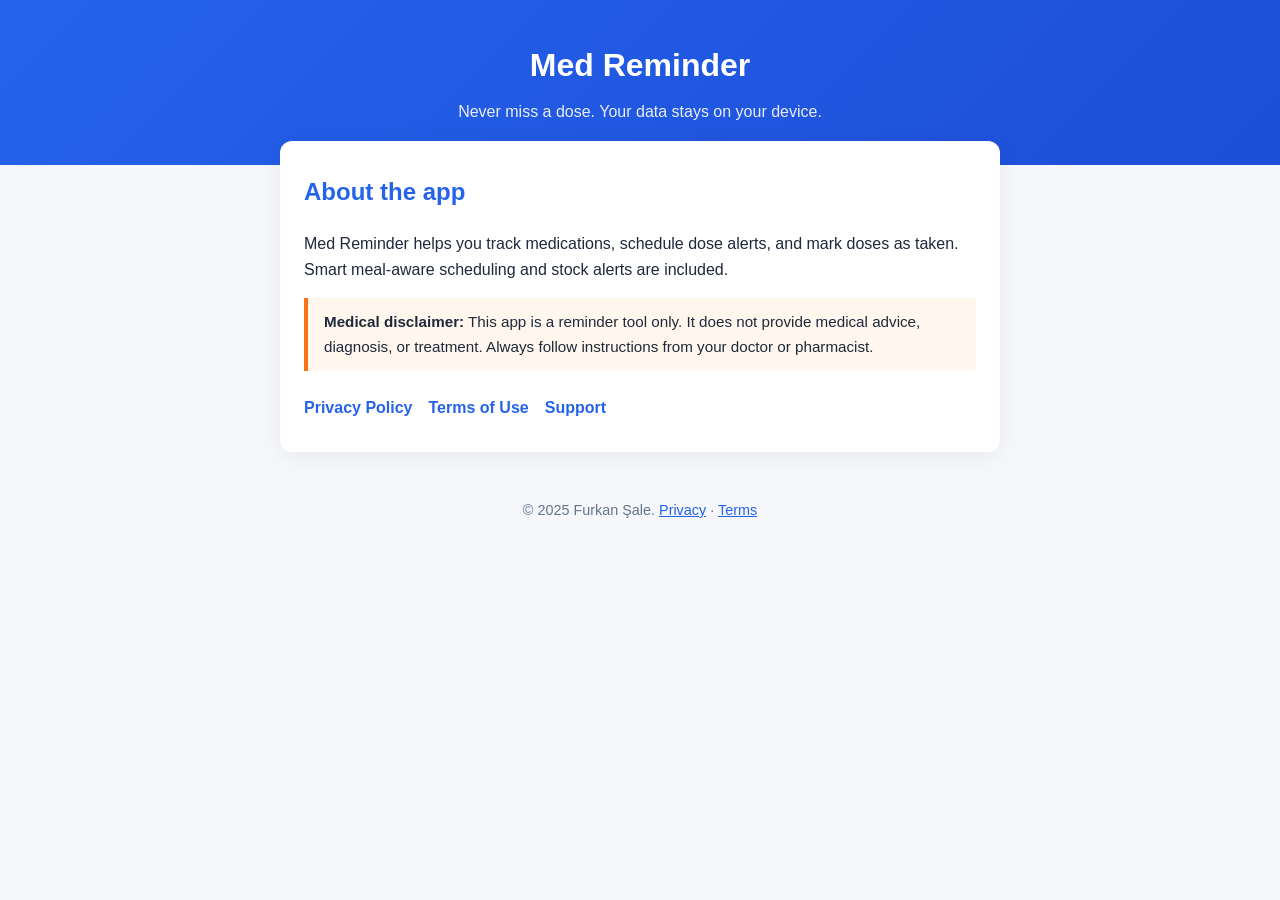
<file: index.html>
<!DOCTYPE html>
<html lang="en">
<head>
  <meta charset="utf-8">
  <meta name="viewport" content="width=device-width, initial-scale=1">
  <title>Med Reminder — Medication Tracker</title>
  <link rel="stylesheet" href="style.css">
</head>
<body>
  <header class="site-header">
    <h1>Med Reminder</h1>
    <p class="tagline">Never miss a dose. Your data stays on your device.</p>
  </header>
  <main>
    <section>
      <h2>About the app</h2>
      <p>Med Reminder helps you track medications, schedule dose alerts, and mark doses as taken. Smart meal-aware scheduling and stock alerts are included.</p>
      <p class="disclaimer"><strong>Medical disclaimer:</strong> This app is a reminder tool only. It does not provide medical advice, diagnosis, or treatment. Always follow instructions from your doctor or pharmacist.</p>
    </section>
    <nav class="links">
      <a href="privacy.html">Privacy Policy</a>
      <a href="terms.html">Terms of Use</a>
      <a href="support.html">Support</a>
    </nav>
  </main>
  <footer>
    <p>&copy; 2025 Furkan Şale. <a href="privacy.html">Privacy</a> · <a href="terms.html">Terms</a></p>
  </footer>
</body>
</html>
</file>
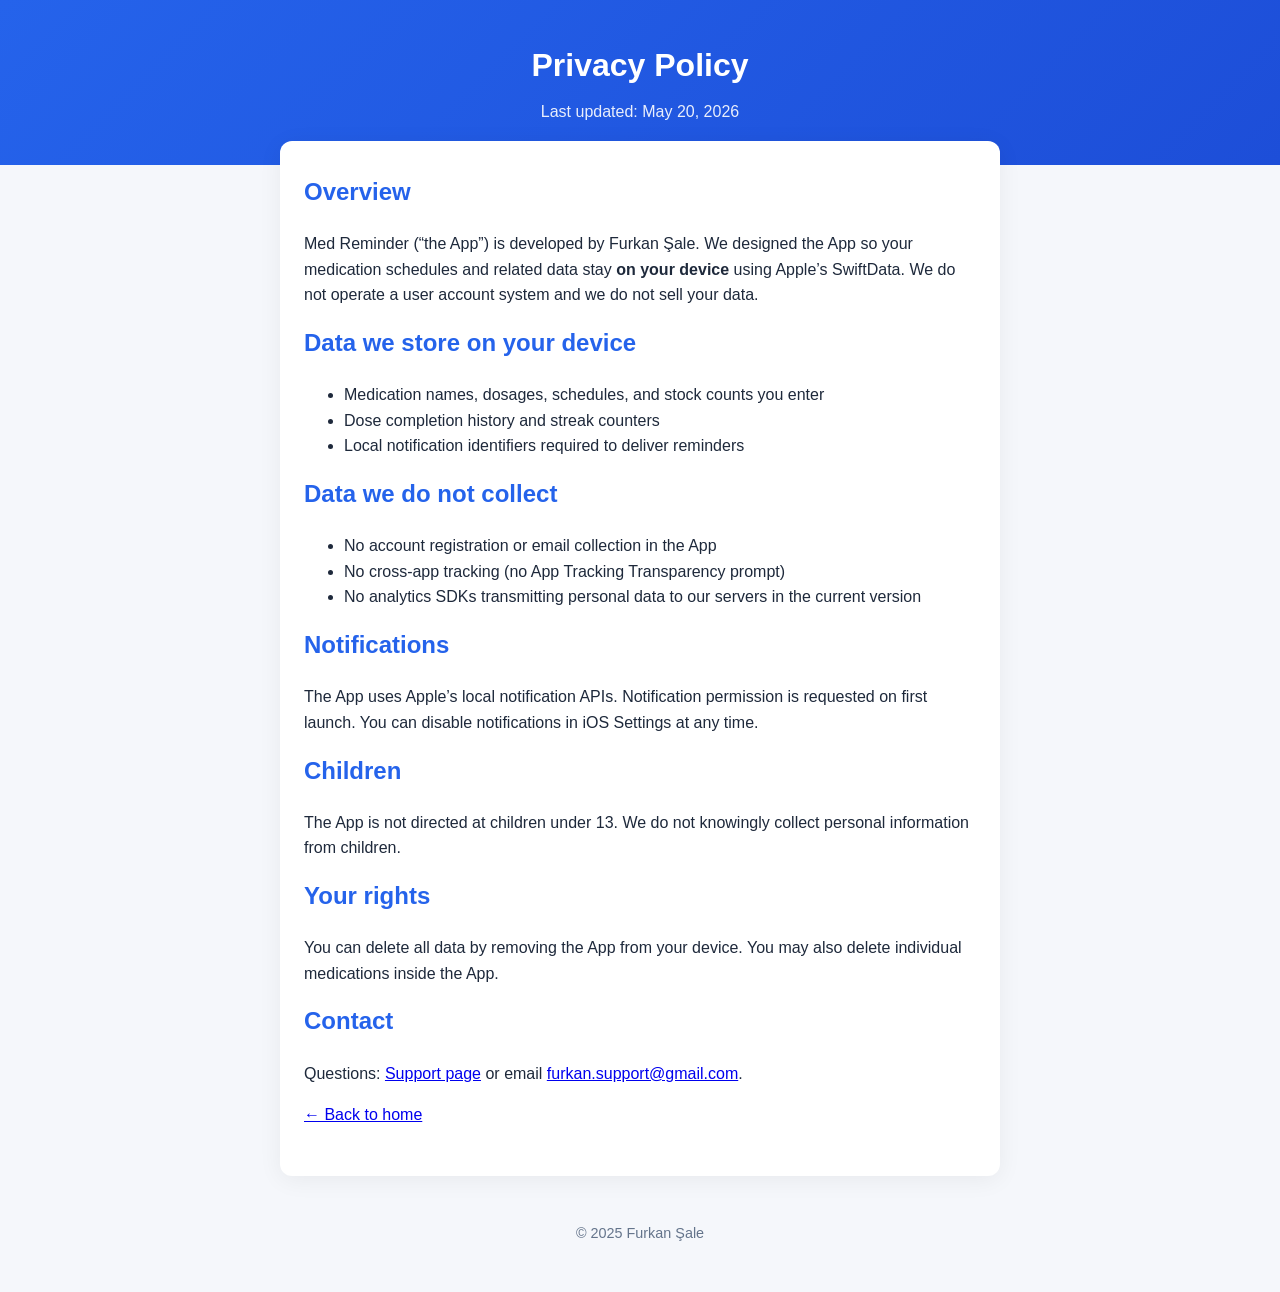
<file: privacy.html>
<!DOCTYPE html>
<html lang="en">
<head>
  <meta charset="utf-8">
  <meta name="viewport" content="width=device-width, initial-scale=1">
  <title>Privacy Policy — Med Reminder</title>
  <link rel="stylesheet" href="style.css">
</head>
<body>
  <header class="site-header">
    <h1>Privacy Policy</h1>
    <p class="tagline">Last updated: May 20, 2026</p>
  </header>
  <main>
    <h2>Overview</h2>
    <p>Med Reminder (“the App”) is developed by Furkan Şale. We designed the App so your medication schedules and related data stay <strong>on your device</strong> using Apple’s SwiftData. We do not operate a user account system and we do not sell your data.</p>

    <h2>Data we store on your device</h2>
    <ul>
      <li>Medication names, dosages, schedules, and stock counts you enter</li>
      <li>Dose completion history and streak counters</li>
      <li>Local notification identifiers required to deliver reminders</li>
    </ul>

    <h2>Data we do not collect</h2>
    <ul>
      <li>No account registration or email collection in the App</li>
      <li>No cross-app tracking (no App Tracking Transparency prompt)</li>
      <li>No analytics SDKs transmitting personal data to our servers in the current version</li>
    </ul>

    <h2>Notifications</h2>
    <p>The App uses Apple’s local notification APIs. Notification permission is requested on first launch. You can disable notifications in iOS Settings at any time.</p>

    <h2>Children</h2>
    <p>The App is not directed at children under 13. We do not knowingly collect personal information from children.</p>

    <h2>Your rights</h2>
    <p>You can delete all data by removing the App from your device. You may also delete individual medications inside the App.</p>

    <h2>Contact</h2>
    <p>Questions: <a href="support.html">Support page</a> or email <a href="mailto:furkan.support@gmail.com">furkan.support@gmail.com</a>.</p>

    <p><a href="index.html">← Back to home</a></p>
  </main>
  <footer><p>&copy; 2025 Furkan Şale</p></footer>
</body>
</html>
</file>
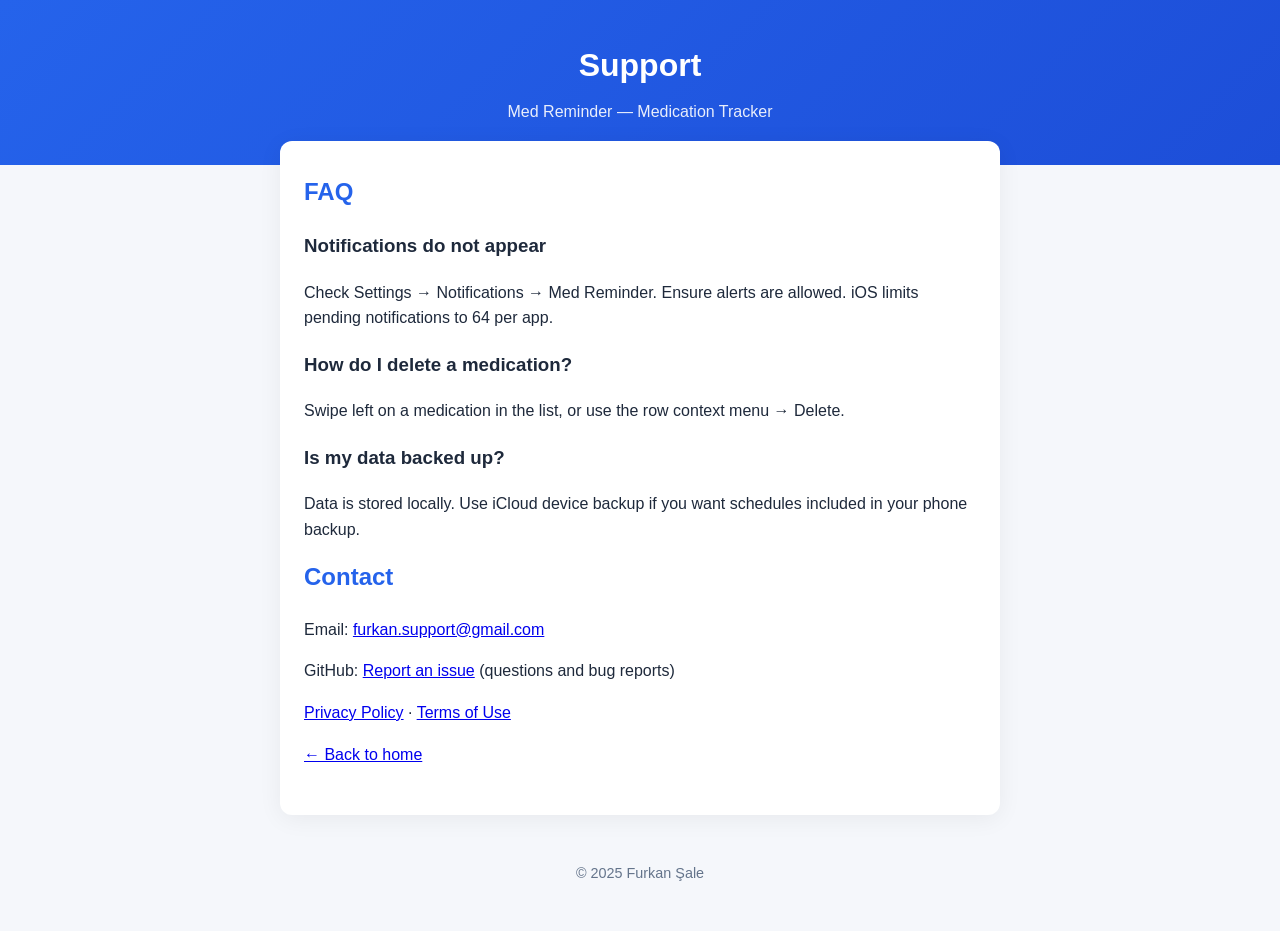
<file: support.html>
<!DOCTYPE html>
<html lang="en">
<head>
  <meta charset="utf-8">
  <meta name="viewport" content="width=device-width, initial-scale=1">
  <title>Support — Med Reminder</title>
  <link rel="stylesheet" href="style.css">
</head>
<body>
  <header class="site-header">
    <h1>Support</h1>
    <p class="tagline">Med Reminder — Medication Tracker</p>
  </header>
  <main>
    <h2>FAQ</h2>
    <h3>Notifications do not appear</h3>
    <p>Check Settings → Notifications → Med Reminder. Ensure alerts are allowed. iOS limits pending notifications to 64 per app.</p>

    <h3>How do I delete a medication?</h3>
    <p>Swipe left on a medication in the list, or use the row context menu → Delete.</p>

    <h3>Is my data backed up?</h3>
    <p>Data is stored locally. Use iCloud device backup if you want schedules included in your phone backup.</p>

    <h2>Contact</h2>
    <p>Email: <a href="mailto:furkan.support@gmail.com">furkan.support@gmail.com</a></p>
    <p>GitHub: <a href="https://github.com/salefurkan/medication-tracking/issues">Report an issue</a> (questions and bug reports)</p>
    <p><a href="privacy.html">Privacy Policy</a> · <a href="terms.html">Terms of Use</a></p>
    <p><a href="index.html">← Back to home</a></p>
  </main>
  <footer><p>&copy; 2025 Furkan Şale</p></footer>
</body>
</html>
</file>
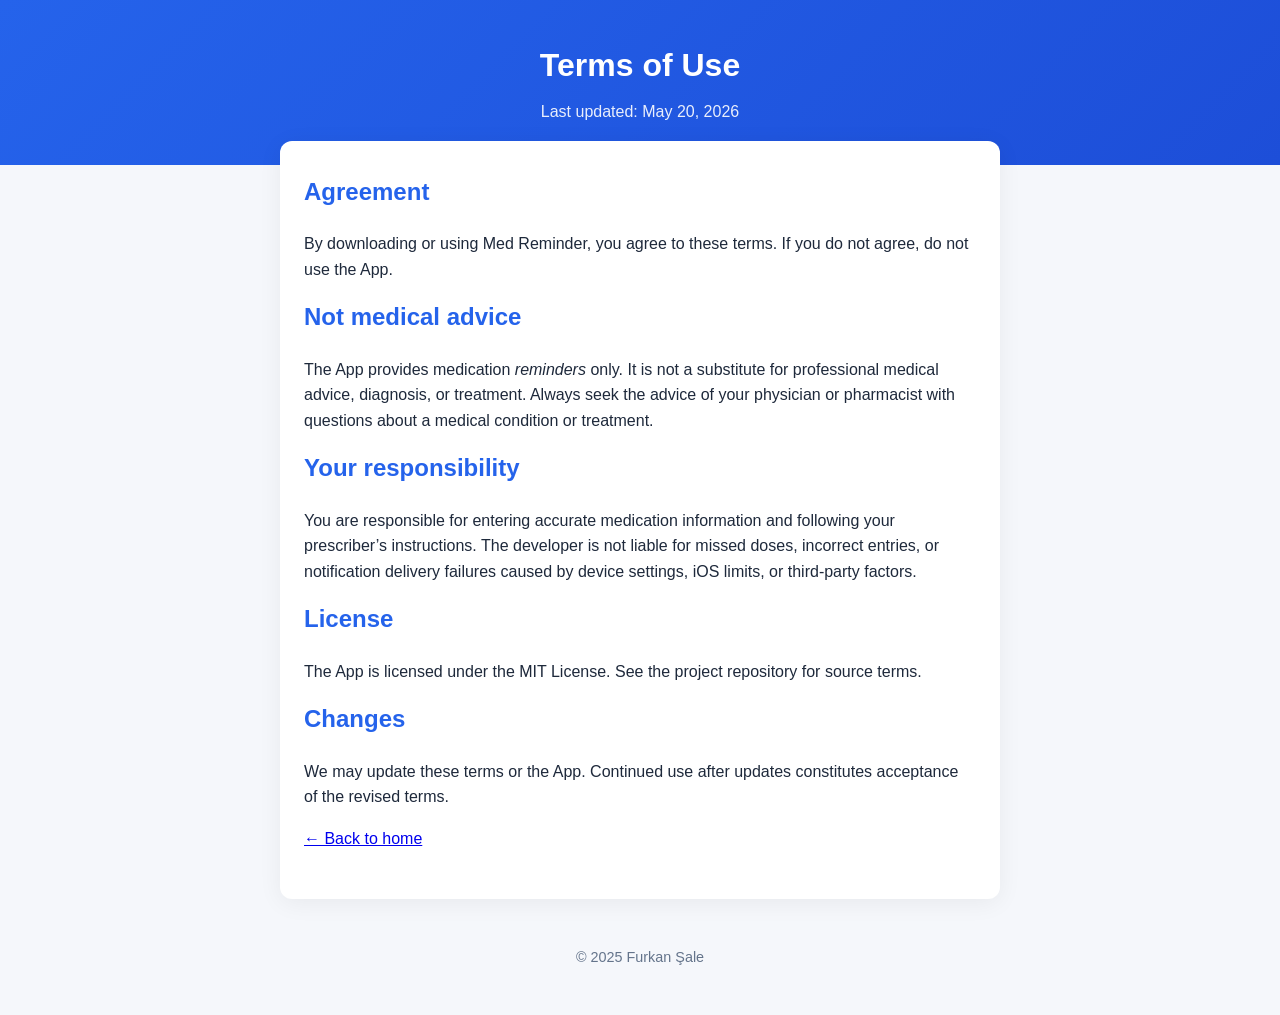
<file: terms.html>
<!DOCTYPE html>
<html lang="en">
<head>
  <meta charset="utf-8">
  <meta name="viewport" content="width=device-width, initial-scale=1">
  <title>Terms of Use — Med Reminder</title>
  <link rel="stylesheet" href="style.css">
</head>
<body>
  <header class="site-header">
    <h1>Terms of Use</h1>
    <p class="tagline">Last updated: May 20, 2026</p>
  </header>
  <main>
    <h2>Agreement</h2>
    <p>By downloading or using Med Reminder, you agree to these terms. If you do not agree, do not use the App.</p>

    <h2>Not medical advice</h2>
    <p>The App provides medication <em>reminders</em> only. It is not a substitute for professional medical advice, diagnosis, or treatment. Always seek the advice of your physician or pharmacist with questions about a medical condition or treatment.</p>

    <h2>Your responsibility</h2>
    <p>You are responsible for entering accurate medication information and following your prescriber’s instructions. The developer is not liable for missed doses, incorrect entries, or notification delivery failures caused by device settings, iOS limits, or third-party factors.</p>

    <h2>License</h2>
    <p>The App is licensed under the MIT License. See the project repository for source terms.</p>

    <h2>Changes</h2>
    <p>We may update these terms or the App. Continued use after updates constitutes acceptance of the revised terms.</p>

    <p><a href="index.html">← Back to home</a></p>
  </main>
  <footer><p>&copy; 2025 Furkan Şale</p></footer>
</body>
</html>
</file>
<file: style.css>
:root {
  --bg: #f5f7fb;
  --card: #ffffff;
  --text: #1e293b;
  --muted: #64748b;
  --accent: #2563eb;
}
* { box-sizing: border-box; }
body {
  font-family: -apple-system, BlinkMacSystemFont, "Segoe UI", Roboto, sans-serif;
  margin: 0;
  background: var(--bg);
  color: var(--text);
  line-height: 1.6;
}
.site-header {
  background: linear-gradient(135deg, #2563eb, #1d4ed8);
  color: #fff;
  padding: 2.5rem 1.5rem;
  text-align: center;
}
.site-header h1 { margin: 0 0 0.5rem; }
.tagline { margin: 0; opacity: 0.9; }
main {
  max-width: 720px;
  margin: 0 auto;
  padding: 2rem 1.5rem;
  background: var(--card);
  border-radius: 12px;
  margin-top: -1.5rem;
  box-shadow: 0 4px 24px rgba(0,0,0,0.06);
}
h2 { color: var(--accent); margin-top: 0; }
.disclaimer {
  background: #fff7ed;
  border-left: 4px solid #f97316;
  padding: 0.75rem 1rem;
  font-size: 0.95rem;
}
.links { display: flex; gap: 1rem; flex-wrap: wrap; margin-top: 1.5rem; }
.links a {
  color: var(--accent);
  font-weight: 600;
  text-decoration: none;
}
.links a:hover { text-decoration: underline; }
footer {
  text-align: center;
  padding: 2rem;
  color: var(--muted);
  font-size: 0.9rem;
}
footer a { color: var(--accent); }
</file>
